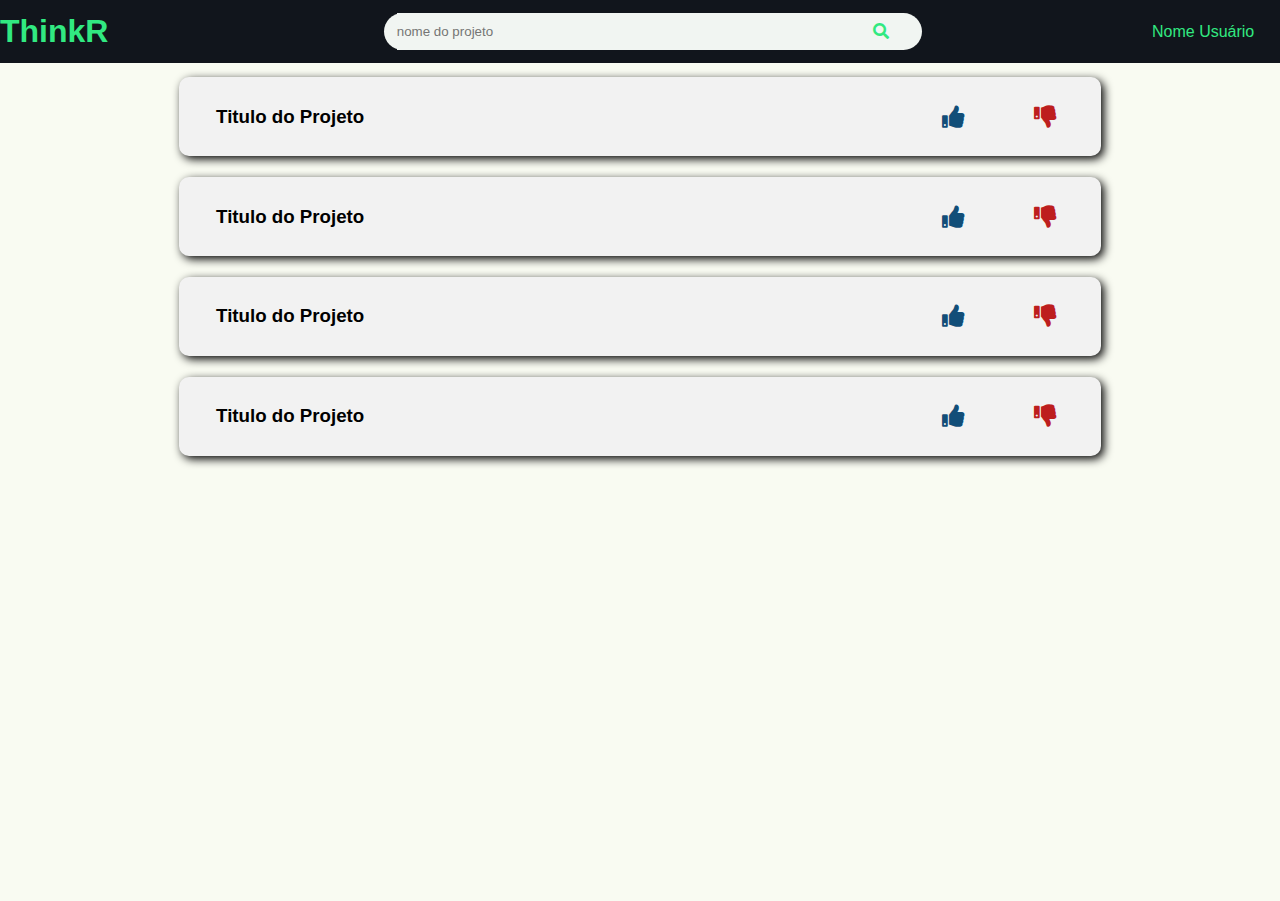
<file: pages/buscar-projetos/index.html>
<!DOCTYPE html>
<html lang="en">
<head>
    <meta charset="UTF-8">
    <meta name="viewport" content="width=device-width, initial-scale=1.0">
    <meta http-equiv="X-UA-Compatible" content="ie=edge">
    <link rel="stylesheet" href="./css/sytle.css">
    <link rel="stylesheet" href="../../css/reset.css">
    <link rel="stylesheet" href="../../css/all.css">
    <script src="./js/jsScript.js"></script>
    <title>Criar Conta</title>
</head>
<body>
    <div class="divMainProjetcs" onScroll={loadMoreProjects}>
        <header class="headerProjects">
            <h1 onclick="window.location.href='../../indext.html'">ThinkR</h1>
            <div class="divSearch">
                <input type="search" placeholder="nome do projeto"/>
                <i class="fas fa-search"></i>
            </div>
            <p onclick="window.location.href='../dashboard/index.html'" id="useNameProject">Nome Usuário</p>
        </header>
        <div class="mainProjetcs">
            <div class="displayProjects" id="displayPro1">
                <div class="projectSort" id="projectSort1000" onclick="handleClick()">
                    <div class="projectSortTitle" id="projectSortTitle1000">
                        <h3>Titulo do Projeto</h3>
                        <div class="divFeedback">
                            <i class="fas fa-thumbs-up  iconLike"></i>
                            <i class="fas fa-thumbs-down iconDeslike"></i>
                        </div>
                    </div>
                    <div class="projectSortDescription" id="projectSortDescription1000">
                        <p>Lorem ipsum, dolor sit amet consectetur adipisicing elit. Consequuntur sint, in ipsum magni molestias perferendis et voluptates harum odio, tempora maxime quod minus ad incidunt cum ullam vero modi molestiae. Lorem ipsum dolor sit amet consectetur adipisicing elit. Eaque ducimus explicabo ipsa aut maiores asperiores, alias illum itaque sint recusandae voluptate ipsam? Quisquam sit iusto itaque eos nesciunt dolore dignissimos? Lorem ipsum, dolor sit amet consectetur adipisicing elit. Quae accusantium quisquam architecto nesciunt impedit. Iste minus aperiam aliquam natus beatae ipsum quia, nesciunt explicabo expedita suscipit accusantium omnis maxime laudantium!</p>
                    </div>
                </div>
            </div>
        </div>
    </div>
</body>
</html>
</file>
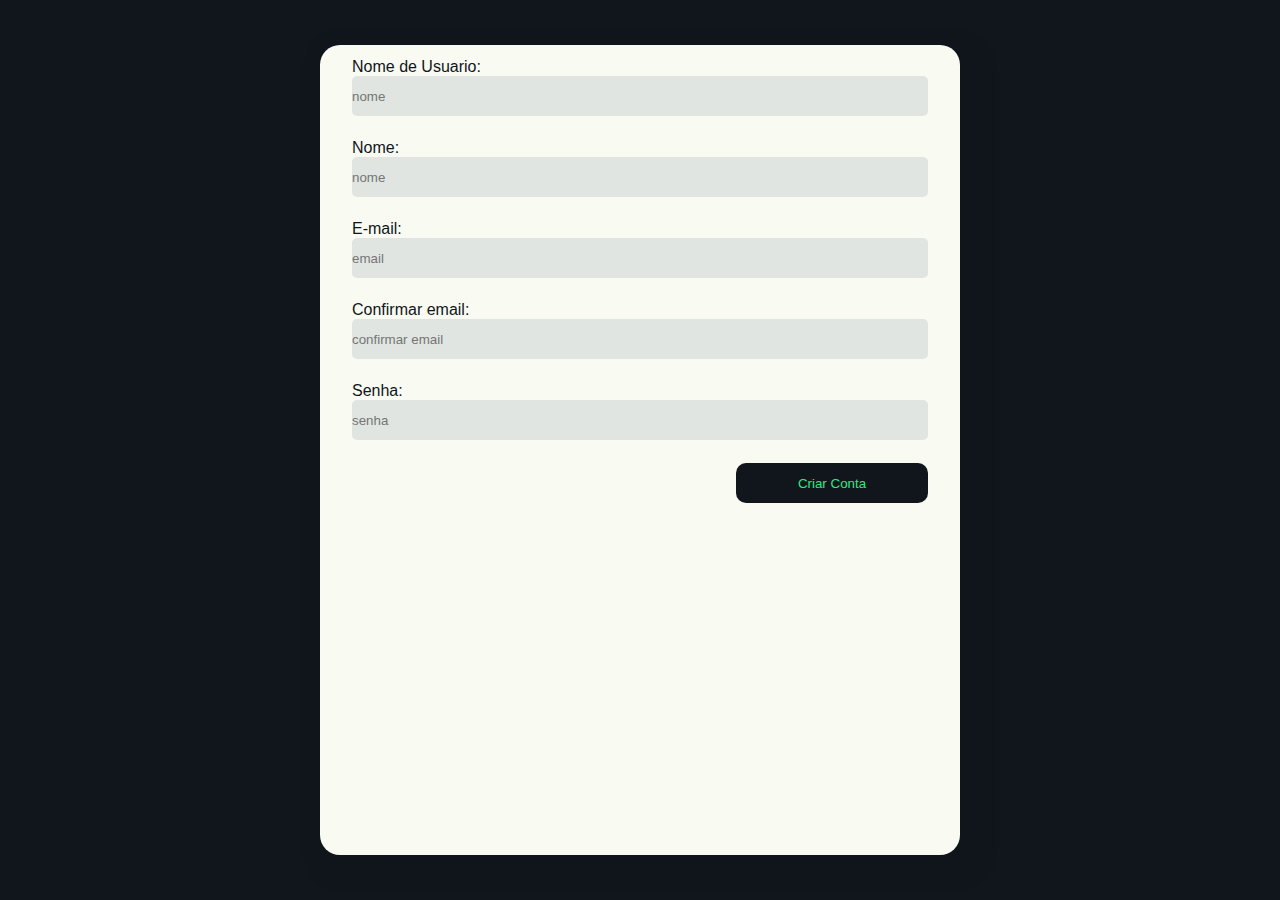
<file: pages/criar-conta/index.html>
<!DOCTYPE html>
<html lang="en">
<head>
    <meta charset="UTF-8">
    <meta name="viewport" content="width=device-width, initial-scale=1.0">
    <meta http-equiv="X-UA-Compatible" content="ie=edge">
    <link rel="stylesheet" href="./css/sytle_criarConta.css">
    <link rel="stylesheet" href="../../css/reset.css">
    <link rel="stylesheet" href="../../css/all.css">
    <title>Criar Conta</title>
</head>
<body>
    <div class="joinPage">
        <div action="" method="post" name="formJoin" class="formJoin">
            <div class="divPart divPartExpt">
                <label htmlFor="nomeUsuario">Nome de Usuario:</label>
                <input type="text" class="" placeholder="nome"/>
            </div>
            <div class="divPart">
                <label htmlFor="nome">Nome:</label>
                <input type="text" class="" placeholder="nome"/>
            </div>
            <div class="divPart">
                <label htmlFor="nome">E-mail:</label>
                <input type="text" class="" placeholder="email"/>
            </div>
            <div class="divPart">
                <label htmlFor="nome">Confirmar email:</label>
                <input type="text" class="" placeholder="confirmar email"/>
            </div>
            <div class="divPart">
                <label htmlFor="nome">Senha:</label>
                <input type="text" class="" placeholder="senha"/>
            </div>
            <button class="btnCadastrar" onclick="window.location.href='../login/index.html'">Criar Conta</button>
        </div>
        <!-- <div class="divHomeBtn" onClick={goHome}>
            <i class="fas fa-home"></i>
        </div> -->
    </div>
</body>
</html>
</file>
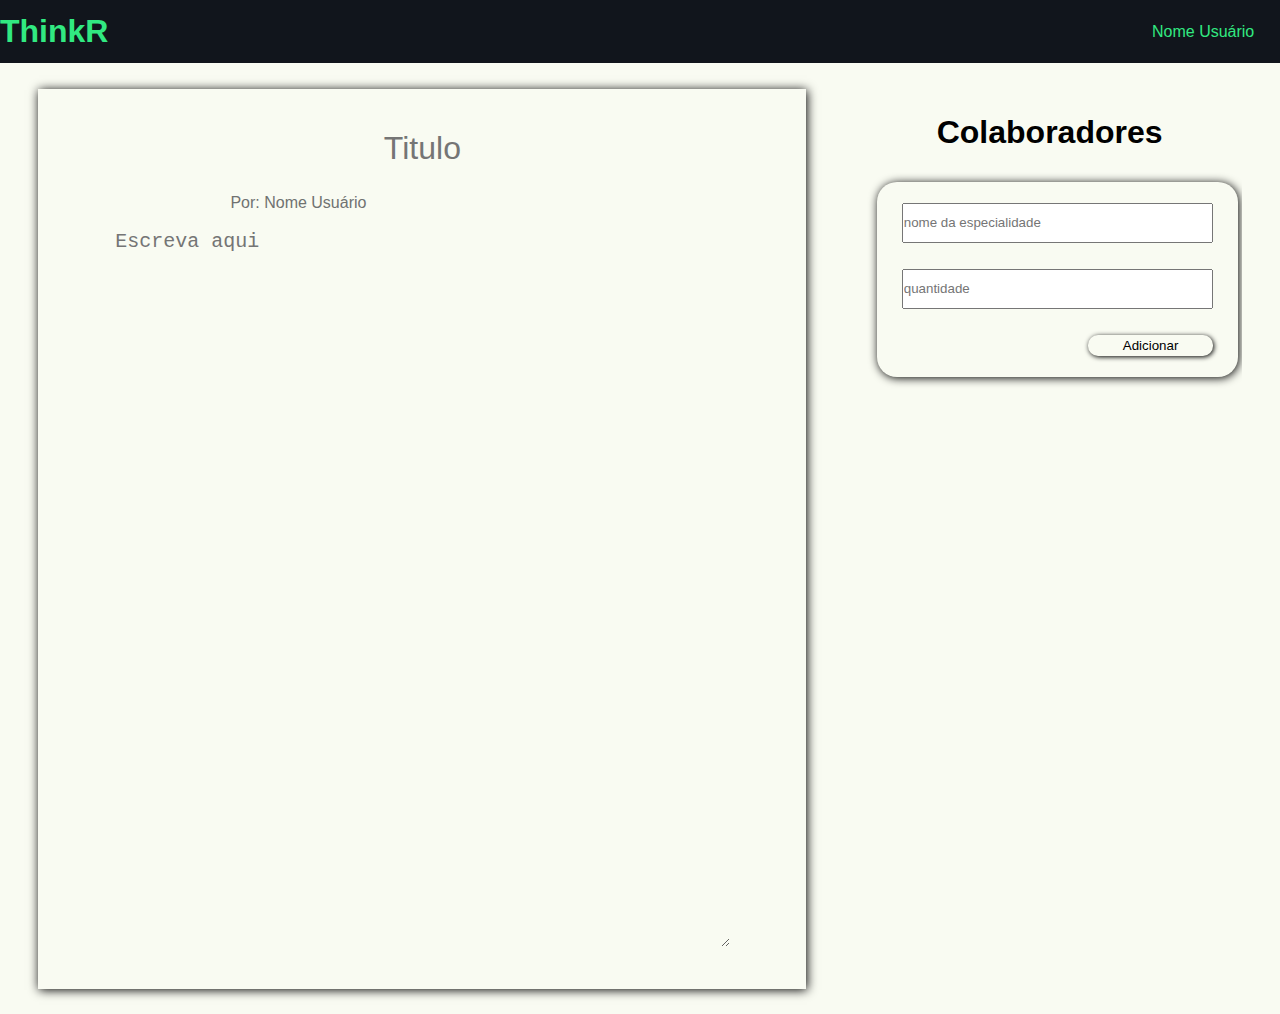
<file: pages/criar-projeto/index.html>
<!DOCTYPE html>
<html lang="en">
<head>
    <meta charset="UTF-8">
    <meta name="viewport" content="width=device-width, initial-scale=1.0">
    <meta http-equiv="X-UA-Compatible" content="ie=edge">
    <link rel="stylesheet" href="./css/sytle.css">
    <link rel="stylesheet" href="../../css/reset.css">
    <link rel="stylesheet" href="../../css/all.css">
    <script src="./js/jsScript.js"></script>
    <title>Criar Projeto</title>
</head>
<body>
    <div>
        <header class="headerProjects">
            <h1 onclick="window.location.href='../../indext.html'">ThinkR</h1>
            <p onclick="window.location.href='../dashboard/index.html'">Nome Usuário</p>
        </header>
        <div class="mainDivCreateProject">
            <div class="mainPage">
                <input type="text" placeholder="Titulo" class="inputTitulo"/>
                <p>Por: Nome Usuário</p>
                <textarea type="text" placeholder="Escreva aqui" class="inputParagraph" id="tA"  onkeyup="checkScrollBar()"></textarea>
            </div>
            <div class="divListRequire">
                <h1>Colaboradores</h1>
                <div class="divCarCreate">
                    <!-- <button id="btnPlus" onClick={toggleButton}><i class="fas fa-plus"></i></button> -->
                    <div class="formCreate">
                        <input type="text" id="espName" placeholder="nome da especialidade"/>
                        <input type="number" id="espQtd" placeholder="quantidade"/>
                        <button onclick="addColaborador()">Adicionar</button>
                    </div>
                </div>
            </div>
        </div>
    </div>
</body>
</html>
</file>
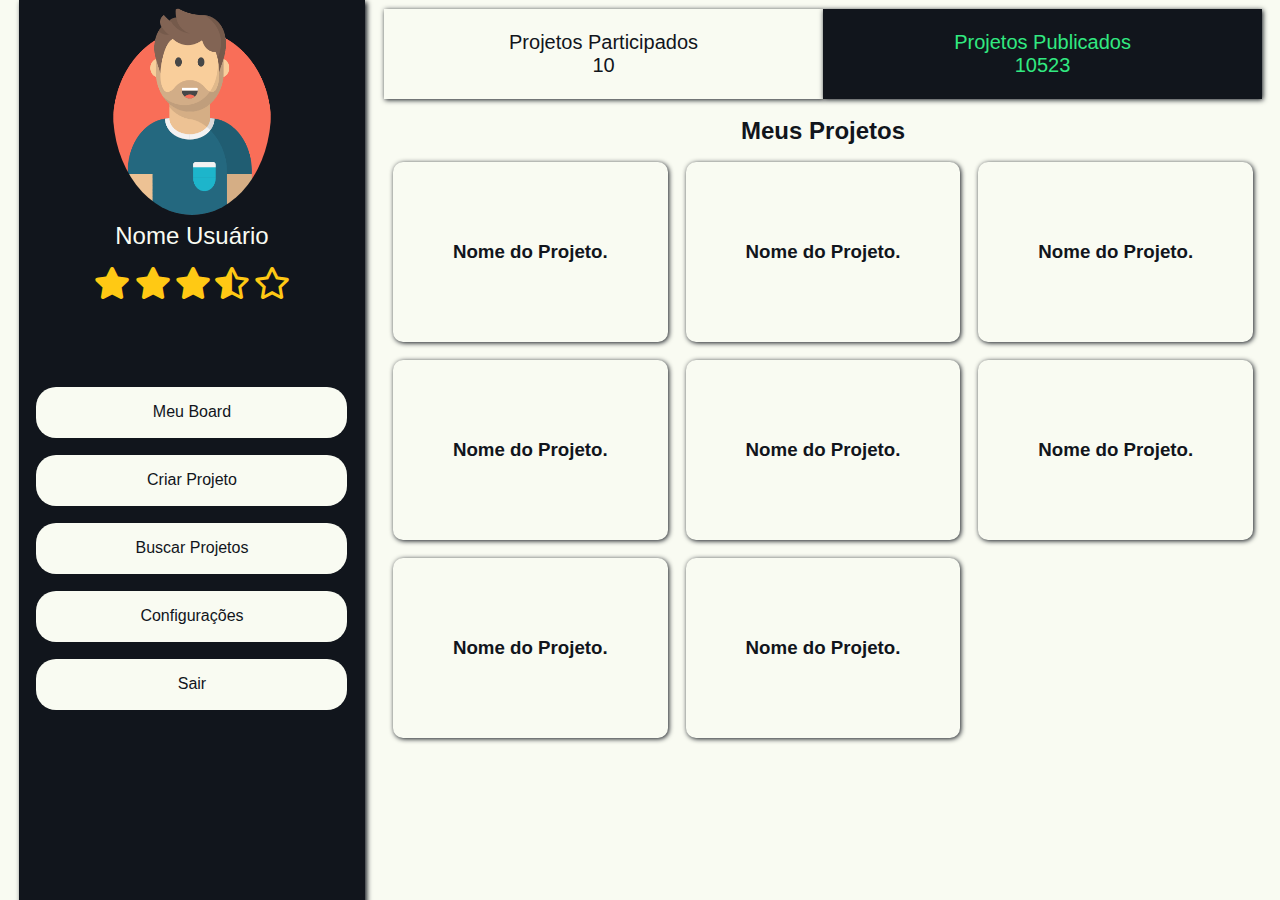
<file: pages/dashboard/index.html>
<!DOCTYPE html>
<html lang="en">
<head>
    <meta charset="UTF-8">
    <meta name="viewport" content="width=device-width, initial-scale=1.0">
    <meta http-equiv="X-UA-Compatible" content="ie=edge">
    <link rel="stylesheet" href="./css/sytle.css">
    <link rel="stylesheet" href="../../css/reset.css">
    <link rel="stylesheet" href="../../css/all.css">
    <script src="./js/jsScript.js"></script>
    <title>Dashboard</title>
</head>
<body>
    <div class="mainDivDashBoard">
        <div class="divLeft">
            <div class="divUserMenu">
                <div class="divUserInfo">
                    <div class="userImage">
                        <img src="imgs/user2.png" alt="foto do usuario"/>
                    </div>               
                    <p>Nome Usuário</p>
                    <div class="userStars" id="userStar">
                        <i class="fas fa-star fa-2x"></i>
                        <i class="fas fa-star fa-2x"></i>
                        <i class="fas fa-star fa-2x"></i>
                        <i class="fas fa-star-half-alt fa-2x"></i>
                        <i class="far fa-star fa-2x"></i>
                    </div>
                </div>
                <div class="dashboardUserMenu">
                    <div class="dashboardUserMenuBtn">
                        <button onclick="window.location.href='../meu-board/index.html'"">Meu Board</button>
                        <button onclick="window.location.href='../criar-projeto/index.html'">Criar Projeto</button>
                        <button onclick="window.location.href='../buscar-projetos/index.html'">Buscar Projetos</button>
                        <button>Configurações</button>
                        <button onClick="window.location.href = '../../indext.html'">Sair</button>
                    </div>
                </div>
            </div>
        </div>
        <div class="divRight">
            <div class="divProjectsInfo">
                <div class="divProjectsInfoParticipate">
                    <p>Projetos Participados</p>
                    <p>10</p>
                </div>
                <div class="divProjectsInfoPublic">
                    <p>Projetos Publicados</p>
                    <p>10523</p>
                </div>
            </div>
            <div class="divMyProjects">
                <h2>Meus Projetos</h2>
                <div class='myProjectsGrid'>
                </div>
            </div>
        </div>
    </div>
</body>
</html>
</file>
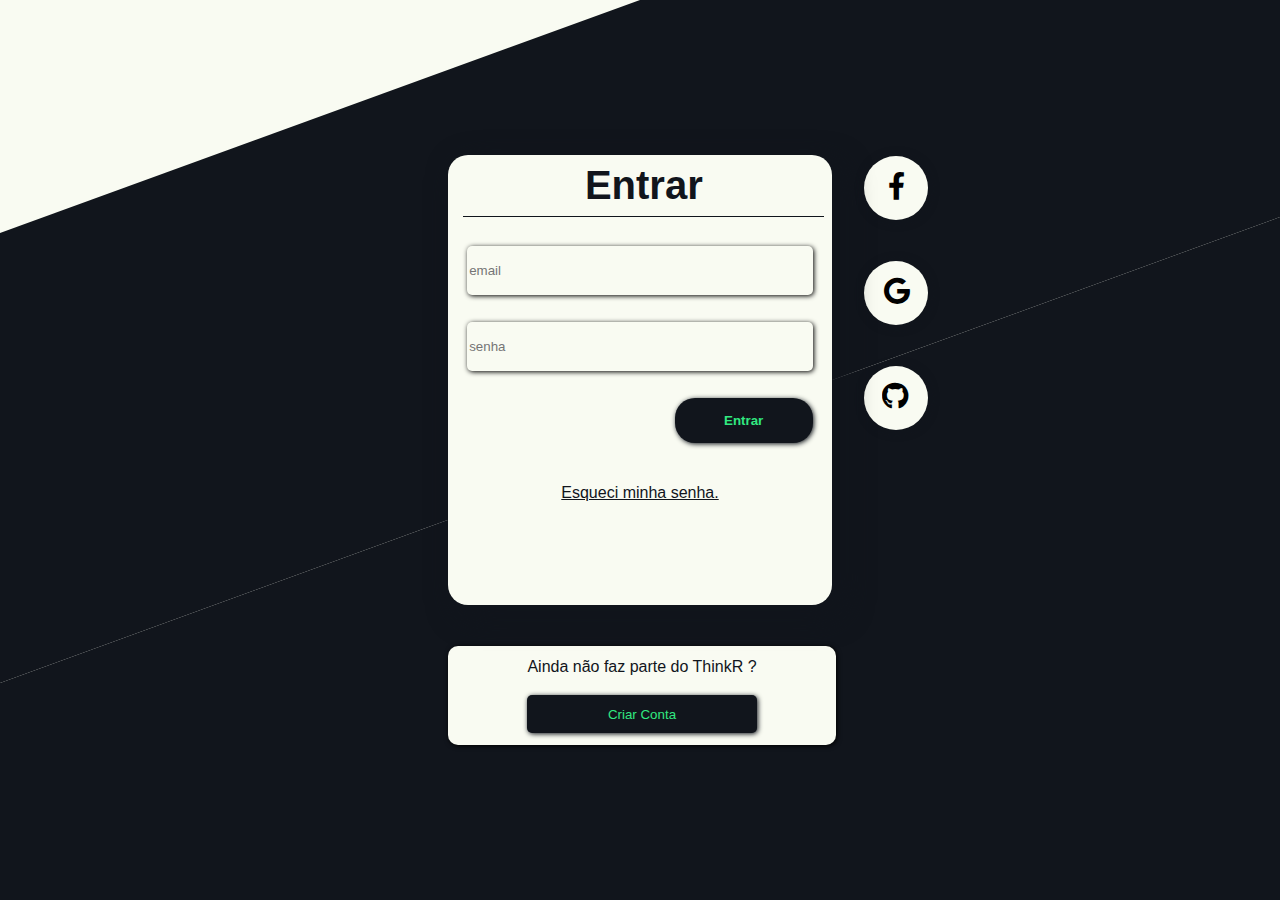
<file: pages/login/index.html>
<!DOCTYPE html>
<html lang="en">
<head>
    <meta charset="UTF-8">
    <meta name="viewport" content="width=device-width, initial-scale=1.0">
    <meta http-equiv="X-UA-Compatible" content="ie=edge">
    <link rel="stylesheet" href="./css/sytle.css">
    <link rel="stylesheet" href="../../css/reset.css">
    <link rel="stylesheet" href="../../css/all.css">
    <script src="./js/jsScript.js"></script>
    <title>Criar Conta</title>
</head>
<body>
    <div>
        <div class="mainDiv">
            <div class="outerClass">
                <div class="top">
                    <div class="innerClassTop" id="topSquare"></div>
                    <div class="innerClassTop innerModTop" id="topSquareDiagonal"></div>
                </div>
                <div class="bottom">
                    <div class="innerClassBottom toRight" id="bottomSquare"></div>
                    <div class="innerClassBottom innerModBottom" id="bottomSquareDiagonal"></div>
                </div>
            </div>
            <div id="mainContLogin" class="mainContentLogin">
                <div class="formButtonJoin">
                    <div class="form">
                        <h2>Entrar</h2>
                        <div class="divInputForm">
                            <input type="text" name="email" placeholder="email" value="" onkeyup="updateState()" id="email"/>
                            <input type="password" name="senha" placeholder="senha" />
                            <button onClick="window.location.href= '../dashboard/index.html'"> Entrar </button>
                        </div>
                        <p>Esqueci minha senha.</p>
                    </div>
                    <div class="joinSection">
                        <p>Ainda não faz parte do ThinkR ?</p>
                        <button onClick="window.location.href= '../criar-conta/index.html'">Criar Conta</button>
                    </div>
                </div>
                <div class="optLogin">
                    <span id="spanIconfacebook"><i class="fab fa-facebook-f"></i></span>
                    <span id="spanIconGoogle"><i class="fab fa-google"></i></span>
                    <span id="spanIconGithub"><i class="fab fa-github"></i></span>
                </div>
            </div>
        </div>
        <div class="divBtnHome">
            <HomeBtn history={props.history} />
        </div>
    </div>
</body>
</html>
</file>
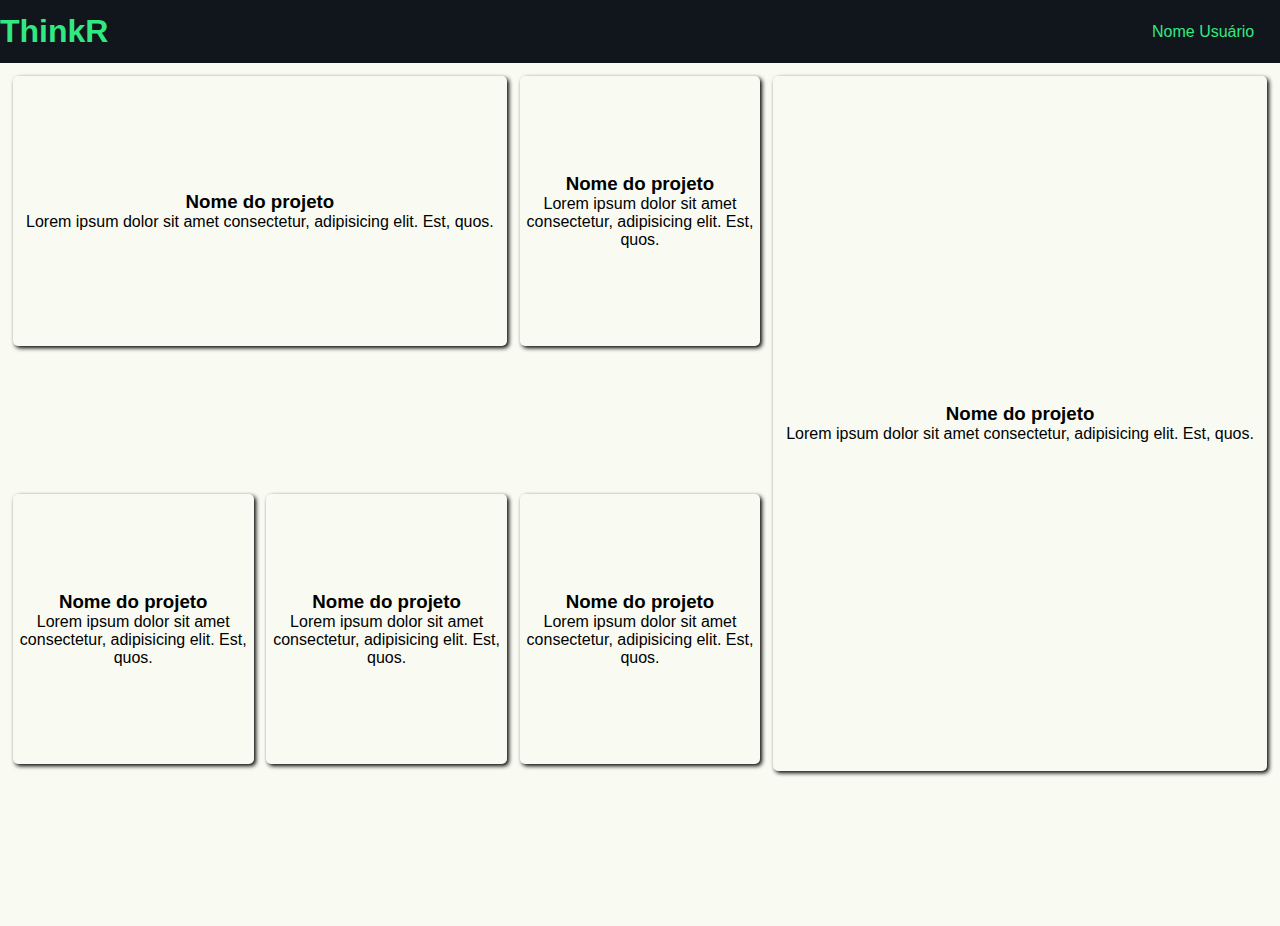
<file: pages/meu-board/index.html>
<!DOCTYPE html>
<html lang="en">
<head>
    <meta charset="UTF-8">
    <meta name="viewport" content="width=device-width, initial-scale=1.0">
    <meta http-equiv="X-UA-Compatible" content="ie=edge">
    <link rel="stylesheet" href="./css/sytle.css">
    <link rel="stylesheet" href="../../css/reset.css">
    <link rel="stylesheet" href="../../css/all.css">
    <script src="./js/jsScript.js"></script>
    <title>Meu Quadro</title>
</head>
<body>
    <div>
        <header class="headerProjects">
            <h1 onclick="window.location.href='../../indext.html'">ThinkR</h1>
            <p onclick="window.location.href='../dashboard/index.html'" id="useNameProject">Nome Usuário</p>
        </header>
        <div class="mainDivMyBoard">
            <div class="divCardProjectRecuit divAtention1">
                <h3>Nome do projeto</h3>
                <p>Lorem ipsum dolor sit amet consectetur, adipisicing elit. Est, quos.</p>
                <!-- <button>Ver mais...</button> -->
            </div>
            <div class="divCardProjectRecuit">
                <h3>Nome do projeto</h3>
                <p>Lorem ipsum dolor sit amet consectetur, adipisicing elit. Est, quos.</p>
                <!-- <button>Ver mais...</button> -->
            </div>
            <div class="divCardProjectRecuit divAtention2">
                <h3>Nome do projeto</h3>
                <p>Lorem ipsum dolor sit amet consectetur, adipisicing elit. Est, quos.</p>
                <!-- <button>Ver mais...</button> -->
            </div>
            <div class="divCardProjectRecuit">
                <h3>Nome do projeto</h3>
                <p>Lorem ipsum dolor sit amet consectetur, adipisicing elit. Est, quos.</p>
                <!-- <button>Ver mais...</button> -->
            </div>
            <div class="divCardProjectRecuit">
                <h3>Nome do projeto</h3>
                <p>Lorem ipsum dolor sit amet consectetur, adipisicing elit. Est, quos.</p>
                <!-- <button>Ver mais...</button> -->
            </div>
            <div class="divCardProjectRecuit">
                <h3>Nome do projeto</h3>
                <p>Lorem ipsum dolor sit amet consectetur, adipisicing elit. Est, quos.</p>
                <!-- <button>Ver mais...</button> -->
            </div>
        </div>
    </div>
</body>
</html>
</file>
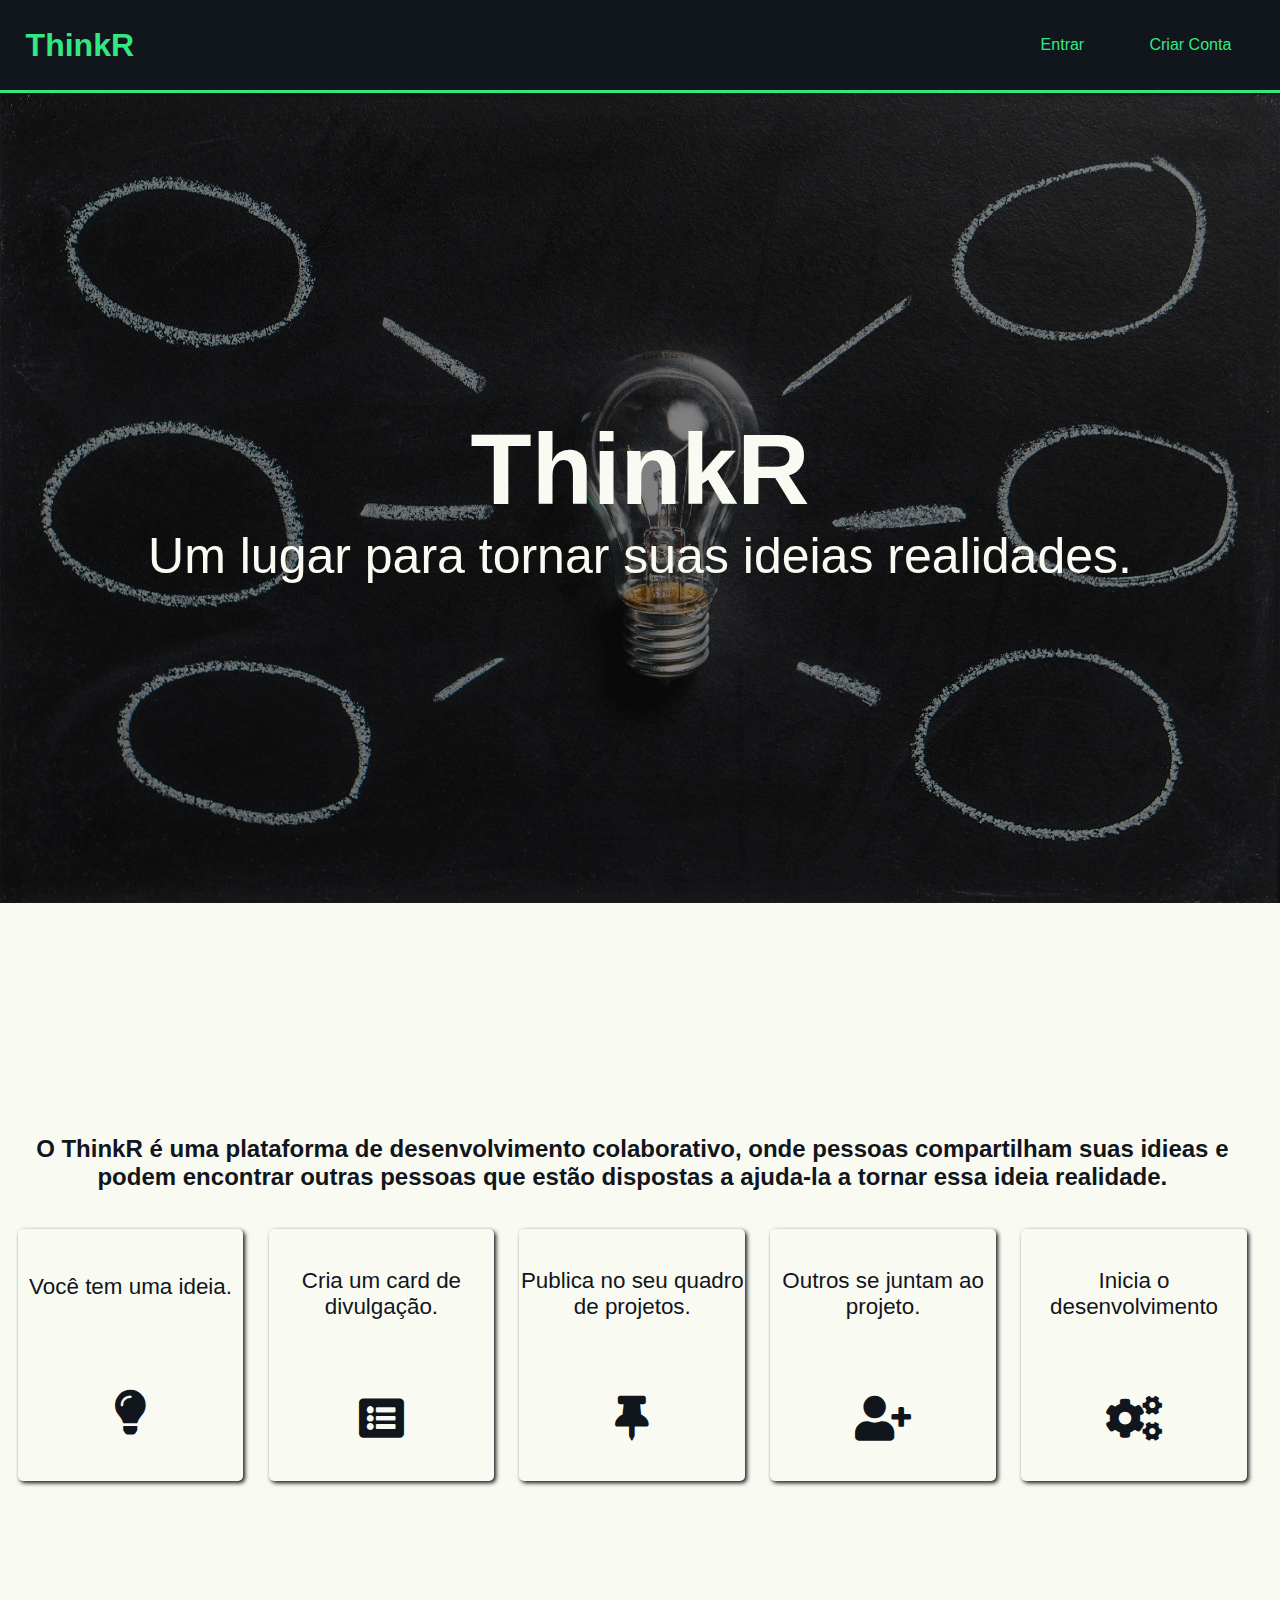
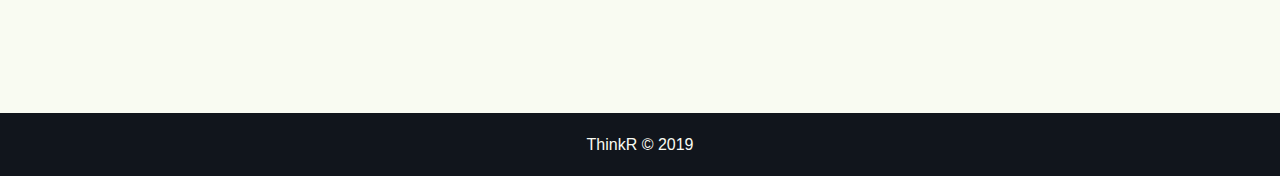
<file: indext.html>
<!DOCTYPE html>
<html lang="en">
<head>
    <meta charset="UTF-8">
    <meta name="viewport" content="width=device-width, initial-scale=1.0">
    <meta http-equiv="X-UA-Compatible" content="ie=edge">
    <link rel="stylesheet" href="./css/reset.css">
    <link rel="stylesheet" href="./css/sytle.css">
    <link rel="stylesheet" href="./css/all.css">
    <title>Homepage</title>
</head>
<body>
    <div>
        <header class="headerNavBar">
            <h1>ThinkR</h1>
            <nav class="main-navbar">
                <ul>
                    <li onclick="window.location.href='./pages/login/index.html'"><span class="span-navabar">Entrar</span></li>
                    <li id="btnJoinNavBar" onclick="window.location.href='./pages/criar-conta/index.html'"><span class="span-navabar">Criar Conta</span></li>
                </ul>
            </nav>
        </header>
        <div class="mainContent-homepage">
            <img src="./imgs/art-artificial-intelligence-blackboard-2.jpg" alt="lampada simbolo de ideia"/>
            <div class="text-mainContent">
                <h1>ThinkR</h1>
                <p>Um lugar para tornar suas ideias realidades.</p>
            </div>
        </div>
        <div class="divConceptModel" >
            <h2>O ThinkR é uma plataforma de desenvolvimento colaborativo, onde pessoas compartilham suas idieas e podem encontrar outras pessoas que estão dispostas a ajuda-la a tornar essa ideia realidade.</h2>
            <div class="divPaiSteps">
                <div class="stepsOut">
                    <div class="steps" id="step1">
                        <p>Você tem uma ideia.</p>
                        <!-- {/* <i class="far fa-lightbulb fa-2x"></i> */} -->
                        <i class="fas fa-lightbulb fa-2x" id="iconStep1"></i>
                    </div>
                </div>
                <div class="stepsOut">
                    <div class="steps" id="step2">
                        <!-- {/* <i class="far fa-list-alt"></i> */} -->
                        <p>Cria um card de divulgação.</p>
                        <!-- {/* <i class="far fa-list-alt fa-2x"></i> */} -->
                        <i class="fas fa-list-alt fa-2x" id="iconStep2"></i>
                        <!-- {/* <i class="fas fa-file-alt fa-2x"></i> */} -->
                    </div>
                </div>
                <div class="stepsOut">
                    <div class="steps" id="step3">
                        <p>Publica no seu quadro de projetos.</p>
                        <i class="fas fa-thumbtack fa-2x" id="iconStep3"></i>
                    </div>
                </div>
                <div class="stepsOut">
                    <div class="steps" id="step4">
                        <!-- {/* <i class="fas fa-user-plus"></i> */} -->
                        <p>Outros se juntam ao projeto.</p>
                        <i class="fas fa-user-plus fa-2x" id="iconStep4"></i>
                    </div>
                </div>
                <div class="stepsOut">
                    <div class="steps" id="step5">
                        <p>Inicia o desenvolvimento</p>
                        <!-- {/* <i class="fas fa-tasks fa-2x"></i> */} -->
                        <i class="fas fa-cogs fa-2x" id="iconStep5"></i>
                    </div>
                </div>
            </div>
        </div>
        <footer class="footerHomepage"><p>ThinkR &copy; 2019</p></footer>
    </div>
</body>
</html>
</file>
<file: pages/buscar-projetos/css/sytle.css>
.divMainProjetcs{
    width: 100vw;
    height: 100vh;
}

.headerProjects{
    width: 100vw;
    height: 7vh;
    display: flex;
    align-items: center;
    /* justify-content: space-around; */
    color: #31E981;
    background-color: #11151C;
}

.headerProjects h1{
    /* margin-left: 2%; */
    width: 10%;
}

.headerProjects h1:hover, p:hover{
    cursor: pointer;
}

.headerProjects p{
    width: 10%;
    margin-left: auto;
    /* margin-right: 2%; */
}

.divSearch{
    display: flex;
    align-items: center;
    flex-wrap: nowrap;
    margin-left: 20%;
    width: 40%;
    height: 60%;
    background-color: #F1F5F2;
    padding-left: 1%;
    padding-right: 1%;
    border-radius: 20px;
}

.divSearch input{
    width: 90%;
    height: 100%;
    border: none;
    background-color: #F1F5F2;
    outline: none;
}

.divSearch:focus{
    outline: #31E981;
    border: 1px solid #31E981;
}

.divSearch i{
    margin-left: 3%;
}

/* ================================= */
.mainProjetcs{
    width: 100vw;
    height: 93vh;
    padding-top: 1px;
    /* background-color: red; */
}

.displayProjects{
    height: 95%;
    width: 80%;
    margin-left: 10%;
    margin-top: 1%;
    /* background-color: blue; */
}

/* .displayProjects div{
    border: 1px solid black;
    height: 20%;
    margin-bottom: 2%;
} */

.projectSort{
    width: 90%;
    margin-left: 5%;
    height: 10%;
    margin-bottom: 2%;
    /* border: 1px solid black; */
    border-radius: 10px;
    box-shadow: 3px 3px 10px;
    transition: height 1s;
    background-color: #F2F2F2;
}

/* #projectSort1000{
    height: 30%;
    border: 1px solid #11151C;
} */

.projectSort:hover{
    cursor: pointer;
    border: 1px solid #11151C;
}

.projectSortTitle{
    width: 100%;
    height: 100%;
    padding-left: 4%;
    display: flex;
    align-items: center;
}

/* #projectSortTitle1000{
    height: 10%;
    margin-Top: 2%;
} */

.projectSortDescription{
    margin-top: 5%;
    display: none;
    height: 90%;
}

/* #projectSortDescription1000{
    display: flex;
    margin-top: 0;
} */

.projectSortDescription p{
    height: 100%;
    margin: 2%;
    text-align: start;
}

#projcDesc{
    display: none;
    margin-top: 5%;
}

.divFeedback{
    margin-left: auto;
    margin-right: 5%;
    display: flex;
    align-items: center;
    justify-content: space-around;
    width: 20%;
}

.iconLike{
    color: #124E78;
}

.iconDeslike{
    color: #BD1E1E;
    /* margin-top: 17%; */
}

.iconLike, .iconDeslike{
    transform: scale(1.4);
}

.iconLike:hover, .iconDeslike:hover{
    transform: scale(1.5);
}

@media(max-width: 480px){
    #useNameProject{
        display: none;
    }

    .headerProjects{
        height: 9vh;
        justify-content: space-between;
    }

    .divSearch{
        width: 55%;
        padding-left: 4%;
    }

    .divSearch input{
        height: 30%;
    }

    .displayProjects{
        width: 98%;
        margin-left: 1%;
    }

    .projectSort{
        width: 100%;
        margin-left: 0;
        margin-bottom: 5%;
    }

    .projectSort p{
        font-size: 65%;
    }
}
</file>
<file: pages/criar-conta/css/sytle_criarConta.css>
.joinPage{
    width: 100vw;
    height: 100vh;
    display: flex;
    justify-content: center;
    align-items: center;
    color: #11151C;
    background-color: #11151C;
}

.formJoin{
    width: 50%;
    height: 90%;
    display: flex;
    flex-direction: column;
    justify-content: flex-start;
    align-items: flex-start;
    box-shadow: 10px 10px 25px;
    border-radius: 20px;
    background-color: #F9FBF2;
    position: absolute;
}

.formJoin input{
    width: 100%;
    height: 50%;
    border: none;
    background-color: #E0E5E2;
    border-radius: 5px;
    /* border: solid 1px #11151C; */
    /* box-shadow: 1px 1px 5px; */
}

.divPartExpt{
    /* height: 10%; */
    /* border-bottom: solid 1px #11151C; */
    margin-top: 2%;
}

.divPart{
    width: 90%;
    height: 10%;
    margin-left: 5%;
    /* display: flex;
    flex-direction: column; */
    /* margin-bottom: 10%; */
}

.divPart label{
    width: 100%;
    display: block;
    text-align: left;
}

.btnCadastrar{
    width: 30%;
    height: 5%;
    margin-left: 65%;
    border: none;
    background-color: #11151C;
    color: #31E981;
    border-radius: 10px;
}

.btnCadastrar:hover{
    cursor: pointer;
    background-color: #05070A;
}

@media(max-width: 480px){
    .formJoin{
        width: 80%;
    }
}

/* btn home */

.divHomeBtn{
    position: relative;
    width: 5rem;
    height: 5rem;
    border-radius: 50%;
    background-color: #F9FBF2;
    margin-right: 85%;
    margin-bottom: 35%;
    box-shadow: 1px 1px 10px #11151C;
    z-index: 10;
}

.divHomeBtn i{
    transform: scale(2.2);
    margin-top: 38%;
}

.divHomeBtn:hover{
    cursor: pointer;
    background-color: #E0E5E2;
}

@media(max-width: 480px){
    .divHomeBtn{
        display: none;
    }
}
</file>
<file: pages/criar-projeto/css/sytle.css>
.headerProjects{
    width: 100vw;
    height: 7vh;
    display: flex;
    align-items: center;
    /* justify-content: space-around; */
    color: #31E981;
    background-color: #11151C;
}

.headerProjects h1{
    /* margin-left: 2%; */
    width: 10%;
}

.headerProjects h1:hover, p:hover{
    cursor: pointer;
}

.headerProjects p{
    width: 10%;
    margin-left: auto;
    /* margin-right: 2%; */
}

.mainDivCreateProject{
    width: 100vw;
    height: 100vh;
    display: flex;
    justify-content: space-between;
    margin-top: 2%;
}

.mainPage{
    width: 60%;
    height: 100%;
    margin-left: 3%;
    box-shadow: 1px 1px 10px;
    /* background-color: red; */
}

.inputTitulo{
    width: 50%;
    height: 10vh;
    margin-top: 2%;
    margin-left: 25%;
    border: none;
    background-color: #F9FBF2;
    font-size: 200%;
    text-align: center;
    animation: heiglight 1s ease;
}

@keyframes heiglight{
    0%{
        border: solid 0.1px #76BBDB;
    }

    100%{
        border: none;
    }
}

.mainPage p{
    width: 50%;
    margin-left: 25%;
    text-align: start;
    color: #707271;
    /* background-color: red; */
}

.inputParagraph{
    width: 80%;
    height: 80vh;
    margin-top: 2%;
    margin-left: 10%;
    border: none;
    background-color: #F9FBF2;
    font-size: 20px;
    text-align: start;
    box-sizing: border-box;
    line-height: 1.5;
    animation: heiglight2 2s ease;
}

@keyframes heiglight2{
    50%{
        border: solid 0.1px #76BBDB;
    }

    100%{
        border: none;
    }
}

.divListRequire{
    padding-top: 2%;
    width: 30%;
    height: 100%;
    overflow: auto;
    margin-right: 3%;
    display: flex;
    flex-direction: column;
    /* flex: 1; */
    /* justify-content: space-around; */
    /* background-color: blue; */
}

.divListRequire h1{
    margin-bottom: 3%;
    text-align: center;
}

.divCarP, .divCarCreate{
    width: 90%;
    height: 20vh;
    margin-left: 5%;
    margin-top: 5%;
    display: flex;
    flex-direction: column;
    justify-content: space-around;
    border-radius: 20px;
    padding: 2%;
    box-shadow: 1px 1px 10px;
}

.divCarP input{
    background-color: #F9FBF2;
    border: none;
    text-align: center;
    font-weight: bold;
    font-size: 20px;
    outline: none;
}

/* .divCarCreate{
    animation: heiglight3 3s;
}
    
@keyframes heiglight3{
    50%{
        border: solid 0.1px #11151C;
    }

    100%{
        border: none;
    }
} */


.divCarP h3{
    border-bottom: 1px solid #707271;
}

.divCarP button, .formCreate button{
    width: 40%;
    margin-left: 60%;
    border-radius: 10px;
    border: none;
    padding: 1%;
    box-shadow: 1px 1px 5px;
    background-color: #F9FBF2;
}

.divCarP button:hover, .formCreate button:hover{
    cursor: pointer;
}

#iconsParticipate{
    display: flex;
    justify-content: space-around;
    align-items: center;
    height: 50%;
    /* background-color: #11151C; */
    /* overflow: hidden; */
}

.divCarCreate{
    justify-content: center;
    align-items: center;
    /* animation: heiglight3 3s; */
}

/* @keyframes heiglight3{
    50%{
        border: solid 0.1px #11151C;
    }

    100%{
        border: none;
    }
} */

#btnPlus{
    border-radius: 50%;
    padding: 5%;
    border: none;
    background-color: #F9FBF2;
    box-shadow: 1px 1px 5px;
}

#btnPlus:hover{
    cursor: pointer;
    /* background-color: #707271; */
}

.formCreate{
    width: 90%;
    height: 100%;
    display: flex;
    flex-direction: column;
    justify-content: space-around;
}

.formCreate input{
    height: 20%;
    /* border:none; */
}

.divBtnCardP{
    /* background-color: red; */
    display: flex;
    justify-content: space-between;
    align-items: center;
}

.editOpc{
    display: flex;
    justify-content: space-between;
    align-items: center;
    margin-left: 3%;
    width: 10%;
}

.spanX{
    color: #707271;
}

.spanX:hover{
    cursor: pointer;
    color: #BD1E1E;
}

#divBottomIcons{
    /* background-color: blue; */
    position: absolute;
    display: flex;
    justify-content: space-around;
    align-items: center;
    width: 27%;
    overflow: hidden;
}

.divTopIcons{
    background-color: rgba(17, 21, 28, 0.7);
    width: 100%;
    height: 100%;
    z-index: 10;
    display: none;
    justify-content: space-around;
    align-items: center;
    border-radius: 10px;
}

.btnRemove{
    color: #BD1E1E;
}

.btnRemove:hover, .btnAdd:hover{
    cursor: pointer;
}

.btnAdd{
    color: #31E981;
    opacity: 1;
}

#btnA, #btnR{
    opacity: 1;
}

@media(max-width: 480px){
    .mainDivCreateProject{
        flex-direction: column;
        justify-content: space-around;
    }

    .mainPage{
        width: 90%;
        margin-left: 5%;
    }

    .divListRequire{
        width: 90%;
        margin-left: 3%;
    }
}
</file>
<file: pages/dashboard/css/sytle.css>
.mainDivDashBoard{
    width: 100vw;
    height: 100vh;
    overflow: hidden;
    display: flex;
}
/* #F1F5F2 */
.divLeft{
    width: 30vw;
    height: 100vh;
    /* background-color: #31E981; */
}

.divRight{
    width: 70vw;
    height: 100vh;
    /* background-color: #11151C; */
}

/* =============================-DIV-LEFT-====================================================== */

.divUserMenu{
    width: 90%;
    height: 105%;
    background-color: #11151C;
    margin-left: 5%;
    /* border-bottom-left-radius: 50%; */
    /* border-bottom-right-radius: 50%; */
    box-shadow: 2px 2px 5px #11151C;
}

.divUserInfo{
    /* background-color: #31E981; */
    height: 40%;
    overflow: hidden;
    display: flex;
    flex-direction: column;
    align-items: center;
}

.divUserInfo p{
    font-size: 150%;
    margin-top: 2%;
    color: #F9FBF2;
}

.userStars{
    margin-top: 5%;
}

.userStars i{
    /* 
    #FFFC31
    #E0FF4F
    #FFC914
     */
    color: #FFC914;
}

.dashboardUserMenu{
    width: 90%;
    height: 60%;
    margin-left: 5%;
}

.dashboardUserMenuBtn{
    height: 60%;
    display: flex;
    flex-direction: column;
    justify-content: space-around;
}

.dashboardUserMenuBtn button{
    height: 15%;
    border: none;
    border-radius: 20px;
    background-color: #F9FBF2;
    color: #11151C;
    font-size: 100%;
    /* font-weight: bold; */
}

.dashboardUserMenuBtn button:hover{
    cursor: pointer;
    transform: scale(1.05);
    background-color: #E0E5E2;
    /* border: 1px solid #31E981; */
    box-shadow: 1px 1px 2px #31E981;
}
/* ============================= */
.userImage{
    overflow: hidden;
    border-radius: 50%;
    height: 55%;
    width: 46%;
    margin-top: 2%;
    /* margin-left: 27%; */
    /* background-color: rebeccapurple; */
}

.userImage img{
    width: 100%;
    height: 100%;
}

/* ==========================-DIV-RIGHT-==========================================*/
.divProjectsInfo{
    /* background-color: red; */
    margin-right: 2%;
    margin-top: 1%;
    height: 10%;
    display: flex;
}

.divProjectsInfoParticipate, .divProjectsInfoPublic{
    width: 50%;
    /* border: solid 0.1px #11151C; */
    display: flex;
    flex-direction: column;
    justify-content: center;
    align-items: center;
    font-size: 20px;
    box-shadow: 1px 1px 5px #11151C;
}

.divProjectsInfoParticipate{
    color:#11151C;
}

.divProjectsInfoPublic{
    background-color: #11151C;
    color: #31E981;
}

.divMyProjects{
    /* background-color: #11151C; */
    height: 90%;
    margin-right: 2%;
    margin-top: 2%;
    color: #11151C;
    padding-left: 1%;
    padding-right: 1%;
    /* overflow: auto; */
    /* display: flex;
    flex-direction: column;
    justify-content: center;
    align-items: center; */
    
}

.divMyProjects h2{
    /* margin-top: 50%; */
    margin-bottom: 2%;
    text-align: center;
    /* position: fixed; */
}

.myProjectsGrid{
    width: 100%;
    /* height: 90%; */
    display: grid;
    grid-template-columns: repeat(3, 1fr);
    gap: 2vh;
    
}

.projectInfoCard{
    height: 20vh;
    /* border: solid 1px #11151C; */
    border-radius: 10px;
    box-shadow: 1px 1px 5px #11151C;
    display: flex;
    justify-content: center;
    align-items: center;
}

.divBtnMyProjetcs button{
    border: none;
    width: 50%;
    padding: 2%;
    background-color: #F9FBF2;
    color: #11151C;
    border-radius: 20px;
    box-shadow: 1px 1px 3px #11151C;
}

.divBtnMyProjetcs button:hover{
    cursor: pointer;
    background-color: #E0E5E2;
}
</file>
<file: pages/login/css/sytle.css>
*{
	margin: 0;
	padding: 0;
}

.mainDiv{
	width: 100vw;
	height: 100vh;
	display: flex;
	justify-content: center;
	align-items: center;
	position: absolute;
}

.outerClass{
	width: 100vw;
	height: 100vh;
	/*background-color: red;*/
	display: flex;
	/*justify-content: center;
	align-items: center;*/
	flex-direction: column;
	overflow: hidden;
	position: absolute;
}

.innerClassTop{
	/*width: 0vw;*/
	height: 50vh;
	background-color: #11151C; /*#BAFF29*/
	position: absolute;
	/*transition: width 1s;*/
	animation: move1 1s forwards;
}

.innerModTop{
	position: relative;
	z-index: -1;
	/*width: 0vw;*/
	/*transform-origin: top left;*/
	transform: skewY(-20deg);
	/*transition: width 1s;*/
	animation: move2 1s forwards;
	/*opacity: 0.5;*/
}

@keyframes move1{
	0%{
		width: 0;
	}

	100%{
		width: 50vw;
	}
}

@keyframes move2{
	0%{
		width: 0;
	}

	100%{
		width: 100vw;
	}
}

.innerClassBottom{
	width: 50vw;
	height: 50vh;
	position: absolute;
	background-color: #11151C; /*#262626*/
	/* transition: width 2s; */
	animation: movel 1s forwards;
}


.innerModBottom{
	position: relative;
	z-index: -1;
	width: 100vw;
	transform: skewY(-20deg);
  	animation: move 1s forwards;
}

@keyframes move{
	0%{
		right: -100%;
	}
	100%{
		right: 0;
	}
}

@keyframes movel{
	0%{
		right: -100%;
	}
	100%{
		right: -50%;
	}
}

.toRight{
	margin-left: 50vw;
	animation: move 1s forwards;
}

.form{
	width: 30vw;
	height: 50vh;
	background-color: #F9FBF2;
	color: #11151C;
	position: relative;
	border-radius: 20px;
	box-shadow: 10px 10px 30px;
}

.form h2{
	font-size: 40px;
	width: 90%;
	margin-left: 4%;
	text-align: center;
	margin-bottom: 4%;
	border-bottom: solid 1px #11151C;
	padding: 2%;
}

.form p{
	text-decoration: underline;
	margin-top: 7%;
	text-align: center;
}

.form p:hover{
	cursor: pointer;
}

.divInputForm{
	display: flex;
	flex-direction: column;
	justify-content: space-around;
	width: 90%;
	height: 50%;
	margin-left: 5%;
}

.divInputForm input{
	height: 20%;
	border: none;
	background-color: #F9FBF2;
	box-shadow: 1px 1px 5px;
	border-radius: 5px;
	padding: 2px;
}

.divInputForm input:hover{
	/* background-color: #BD1E1E; */
}

.form button{
	width: 40%;
	height: 20%;
	margin-left: 60%;
	border: none;
	background-color: #11151C;
	color: #31E981;
	font-weight: bold;
	border-radius: 20px;
	box-shadow: 1px 1px 5px #11151C;
}

.form button:hover{
	cursor: pointer;
	background-color: #05070A;
}

.mainContentLogin{
	display: flex;
	justify-content: space-around;
	/* align-items: center; */
	height: 70%;
	width: 50%;
	/* transform: scale(0); */
	/* transition: transform 1s; */
}

.formButtonJoin{
	display: flex;
	flex-direction: column;
	justify-content: space-around;
	z-index: 10;
	height: 70%;
	position: absolute;
}

.joinSection{
	width: 100%;
	height: 15%;
	display: flex;
	flex-direction: column;
	justify-content: space-around;
	align-items: center;
	background-color: #F9FBF2;
	box-shadow: 1px 1px 5px;
	border-radius: 10px;
	padding: 2px;
}

.joinSection p{
	color: #11151C;
}

.joinSection button{
	width: 60%;
	height: 40%;
	border: none;
	background-color: #11151C;
	color: #31E981;
	border-radius: 5px;
	box-shadow: 1px 1px 5px #11151C;
}

.joinSection button:hover{
	cursor: pointer;
	background-color: #05070A;
}

.optLogin{
	display: flex;
	flex-direction: column;
	justify-content: space-around;
	height: 50%;
	width: 100%;
	margin-left: 5%;
	/* box-shadow: 1px 1px 5px #11151C; */
	padding-left: 80%;
	/* padding-right: 0; */
	position: relative;
	z-index: 0;
}

.optLogin span{
	border-radius: 50%;
	width: 4rem;
	height: 4rem;
	background-color: #F9FBF2;
	text-align: center;
	box-shadow: 1px 1px 10px #11151C;
}

#spanIconfacebook:hover{
	cursor: pointer;
	color:#124E78;
}

#spanIconGoogle:hover{
	cursor: pointer;
	color:#BD1E1E;
}

#spanIconGithub:hover{
	cursor: pointer;
	color:#05070A;
}

.optLogin span i{
	transform: scale(1.7);
}

.fa-facebook-f, .fa-google, .fa-github{
	margin-top: 35%;
}

.divBtnHome{
	padding-top: 2%;
}

@media(max-width: 480px){
	.form{
		width: 80vw;
	}
	.joinSection{
		margin-top: 40%;
	}
	.mainContentLogin{
		flex-direction: column;
		justify-content: center;
		margin-right: 30vw;
	}
	.formButtonJoin{
		/* position: static; */
	}
	.optLogin{
		/* display: none; */
		/* position: static; */
		flex-direction: row;
		margin-left: 0;
		padding-left: 0;
		margin-top: 155%;
		width: 80vw;
		/* z-index: 100; */
	}
	.divBtnHome{
		display: none;
		transform: scale(0.6);
	}
}
</file>
<file: pages/meu-board/css/sytle.css>
.headerProjects{
    width: 100vw;
    height: 7vh;
    display: flex;
    align-items: center;
    /* justify-content: space-around; */
    color: #31E981;
    background-color: #11151C;
}

.headerProjects h1{
    /* margin-left: 2%; */
    width: 10%;
}

.headerProjects h1:hover, p:hover{
    cursor: pointer;
}

.headerProjects p{
    width: 10%;
    margin-left: auto;
    /* margin-right: 2%; */
}

.mainDivMyBoard{
    width: 98vw;
    height: 93vh;
    display: grid;
    grid-template-columns: repeat(5, 1fr);
    /* gap: 1%; */
    column-gap: 1%;
    row-gap: 0;
    margin: 1%;
    margin-right: 1%;
}

.divCardProjectRecuit{
    height: 30vh;
    width: 100%;
    display: flex;
    flex-wrap: nowrap;
    flex-direction: column;
    justify-content: center;
    align-items: center;
    box-shadow: 2px 2px 4px;
    border-radius: 5px;
}

.divCardProjectRecuit p{
    text-align: center;
}

.divAtention1{
    grid-column-start: 1;
    grid-column-end: 3;
    /* grid-row-start: 1;
    grid-row-end: 3; */
}

.divAtention2{
    grid-column-start: 4;
    grid-column-end: 6;
    grid-row-start: 1;
    grid-row-end: 3;
    height: 83%;
}
</file>
<file: css/sytle.css>
.headerNavBar{
    width: 100%;
    height: 10vh;
    background-color: #11151C;
    color: #31E981;
    display: flex;
    justify-content: space-between;
    align-items: center;
    border-bottom: #31E981 solid 3px;
}

.headerNavBar h1{
    margin-left: 2%;
}

.main-navbar{
    width: 20%;
    margin-right: 2%;
}

.main-navbar ul{
    display: flex;
    justify-content: space-around;
    width: 100%;
}

.main-navbar li{
    list-style-type: none;
    width: 40%;
    display: flex;
    align-items: center;
    justify-content: center;
    border-radius: 20px;
    padding: 2%;
}

.main-navbar li:hover{
    background-color: #31E981;
    color: #11151C;
    font-weight: bold;
    cursor: pointer;
}

@media(max-width: 480px){
    /* .main-navbar{
        width: 60%;
    } */

    #btnJoinNavBar{
        display: none;
    }
}

/* homepage style */

.mainContent-homepage{
    width: 100%;
    height: 90vh;
    /* background-color: red; */
    display: flex;
    justify-content: center;
    align-items: center;
}

.mainContent-homepage img{
    width: 100%;
    height: 100%;
    position: relative;
}

.text-mainContent{
    position: absolute;
    font-size: 50px;
    color: #F9FBF2;
    /* color: #31E981; */
}

.text-mainContent h1{
    text-align: center;
}

.divConceptModel{
    display: flex;
    flex-direction: column;
    justify-content: center;
    height: 70vh;
    /* border: solid 1px #11151C; */
    /* background-color: #111110; */
    color: #11151C;
    width: 98vw;
    margin-left: 0.4vw;
    margin-top: 10vh;
    margin-bottom: 10vh;
}

.divConceptModel h2{
    margin-bottom: 3%;
    text-align: center;
}

.divPaiSteps{
    display: flex;
    justify-content: space-around;
    align-items: center;
    height: 40%;
}

.stepsOut{
    height: 100%;
    width: 18%;
    /* background-color: #191917; */
    border-radius: 5px;
    box-shadow: 2px 2px 4px;
}

.steps{
    display: flex;
    flex-direction: column;
    justify-content: space-around;
    align-items: center;
    height: 100%;
    width: 100%;
    font-size: 140%;
    /* background-color: #191917; */
    border-radius: 5px;
    /* transform: scale(0); */
    transition: transform 1s;
    /* border: solid 1px #11151C; */
}

.steps p{
    text-align: center;
}

.footerHomepage{
    background-color: #11151C;
    color: #F9FBF2;
    height: 7vh;
    display: flex;
    align-items: center;
    justify-content: center;
}

@media(max-width: 480px){
    .text-mainContent{
        font-size: 25px;
    }
}
</file>
